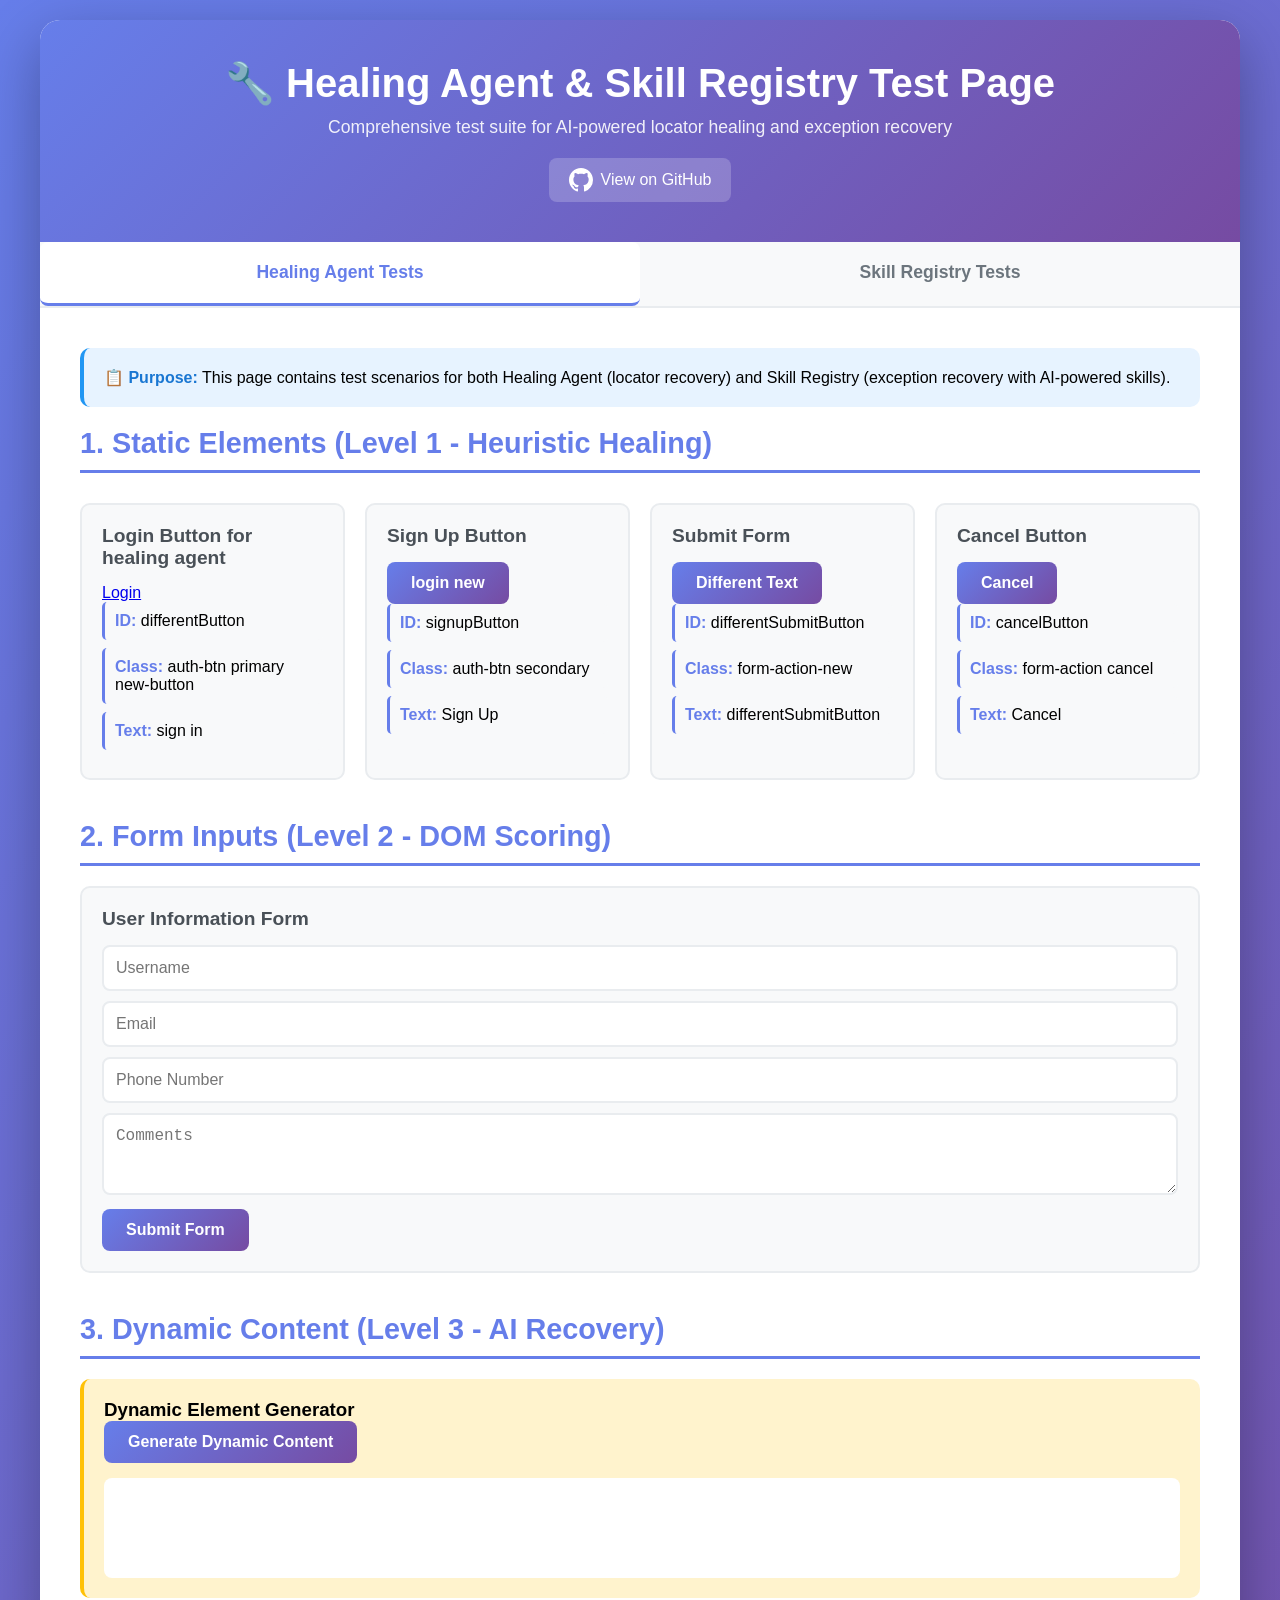
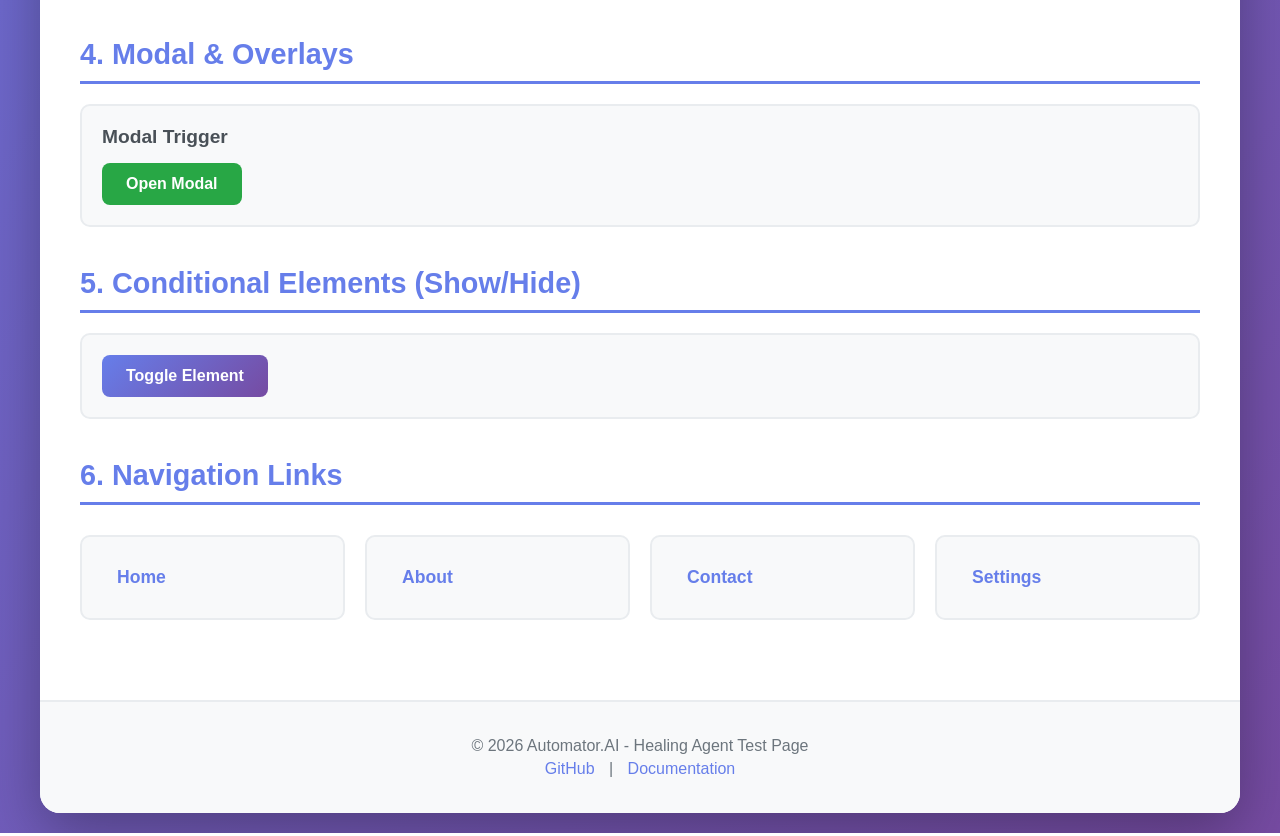
<file: index.html>
<!DOCTYPE html>
<html lang="en">
<head>
    <meta charset="UTF-8">
    <meta name="viewport" content="width=device-width, initial-scale=1.0">
    <meta name="description" content="Comprehensive test page for AI-powered Healing Agent locator recovery testing">
    <meta name="keywords" content="healing agent, test automation, locator healing, UI testing">
    <meta name="author" content="Automator.AI">
    <title>Healing Agent Test Page - Automator.AI</title>
    <link rel="stylesheet" href="styles.css">
</head>
<body>
    <div class="container">
        <div class="header">
            <h1>🔧 Healing Agent & Skill Registry Test Page</h1>
            <p>Comprehensive test suite for AI-powered locator healing and exception recovery</p>
            <div class="header-links">
                <a href="https://github.com/yourusername/healing-agent-test-page" target="_blank" class="github-link">
                    <svg height="24" viewBox="0 0 16 16" width="24" fill="currentColor">
                        <path d="M8 0C3.58 0 0 3.58 0 8c0 3.54 2.29 6.53 5.47 7.59.4.07.55-.17.55-.38 0-.19-.01-.82-.01-1.49-2.01.37-2.53-.49-2.69-.94-.09-.23-.48-.94-.82-1.13-.28-.15-.68-.52-.01-.53.63-.01 1.08.58 1.23.82.72 1.21 1.87.87 2.33.66.07-.52.28-.87.51-1.07-1.78-.2-3.64-.89-3.64-3.95 0-.87.31-1.59.82-2.15-.08-.2-.36-1.02.08-2.12 0 0 .67-.21 2.2.82.64-.18 1.32-.27 2-.27.68 0 1.36.09 2 .27 1.53-1.04 2.2-.82 2.2-.82.44 1.1.16 1.92.08 2.12.51.56.82 1.27.82 2.15 0 3.07-1.87 3.75-3.65 3.95.29.25.54.73.54 1.48 0 1.07-.01 1.93-.01 2.2 0 .21.15.46.55.38A8.013 8.013 0 0016 8c0-4.42-3.58-8-8-8z"></path>
                    </svg>
                    View on GitHub
                </a>
            </div>
        </div>

        <div class="feature-tabs">
            <button class="tab-btn active" onclick="switchTab('healing')">Healing Agent Tests</button>
            <button class="tab-btn" onclick="switchTab('skills')">Skill Registry Tests</button>
        </div>

        <div class="content">
            <!-- Information Section -->
            <div class="info-box">
                <strong>📋 Purpose:</strong> This page contains test scenarios for both Healing Agent (locator recovery) and Skill Registry (exception recovery with AI-powered skills).
            </div>

            <!-- Healing Agent Tab -->
            <div id="healing-tab" class="tab-content active">
                <!-- Section 1: Static Elements -->
                <div class="section">
                    <h2>1. Static Elements (Level 1 - Heuristic Healing)</h2>
                    <div class="test-elements">
                        <div class="test-card">
                            <h3>Login Button for healing agent</h3>
                            <a href="#" id="loginbutton" class="auth-btn primary" onclick="event.preventDefault(); console.log('Login clicked');">Login</a>
                            <ul class="element-list">
                                <li><strong>ID:</strong> differentButton</li>
                                <li><strong>Class:</strong> auth-btn primary new-button</li>
                                <li><strong>Text:</strong> sign in</li>
                            </ul>
                        </div>

                        <div class="test-card">
                            <h3>Sign Up Button</h3>
                            <button id="btn-signup-modern" class="modern-auth-btn secondary-style">login new</button>
                            <ul class="element-list">
                                <li><strong>ID:</strong> signupButton</li>
                                <li><strong>Class:</strong> auth-btn secondary</li>
                                <li><strong>Text:</strong> Sign Up</li>
                            </ul>
                        </div>

                        <div class="test-card">
                            <h3>Submit Form</h3>
                            <button id="differentSubmitButton" class="differentSubmitButton">Different Text</button>
                            <ul class="element-list">
                                <li><strong>ID:</strong> differentSubmitButton</li>
                                <li><strong>Class:</strong> form-action-new</li>
                                <li><strong>Text:</strong> differentSubmitButton</li>
                            </ul>
                        </div>

                        <div class="test-card">
                            <h3>Cancel Button</h3>
                            <button id="cancelButton" class="form-action cancel">Cancel</button>
                            <ul class="element-list">
                                <li><strong>ID:</strong> cancelButton</li>
                                <li><strong>Class:</strong> form-action cancel</li>
                                <li><strong>Text:</strong> Cancel</li>
                            </ul>
                        </div>
                    </div>
                </div>

                <!-- Section 2: Form Inputs -->
                <div class="section">
                    <h2>2. Form Inputs (Level 2 - DOM Scoring)</h2>
                    <div class="test-card">
                        <h3>User Information Form</h3>
                        <input type="text" id="usernameInput" placeholder="Username" class="form-input" />
                        <input type="email" id="emailInput" placeholder="Email" class="form-input" />
                        <input type="text" id="phoneInput" placeholder="Phone Number" class="form-input" />
                        <textarea id="commentsTextarea" placeholder="Comments" class="form-input" rows="3"></textarea>
                        <button id="formSubmitBtn">Submit Form</button>
                    </div>
                </div>

                <!-- Section 3: Dynamic Content -->
                <div class="section">
                    <h2>3. Dynamic Content (Level 3 - AI Recovery)</h2>
                    <div class="dynamic-section">
                        <h3>Dynamic Element Generator</h3>
                        <button id="generateDynamicBtn" onclick="generateDynamicContent()">Generate Dynamic Content</button>
                        <div id="dynamicContent"></div>
                    </div>
                </div>

                <!-- Section 4: Modal & Overlays -->
                <div class="section">
                    <h2>4. Modal & Overlays</h2>
                    <div class="test-card">
                        <h3>Modal Trigger</h3>
                        <button id="openModalBtn" class="modal-trigger" onclick="openModal()">Open Modal</button>
                    </div>
                </div>

                <!-- Section 5: Conditional Elements -->
                <div class="section">
                    <h2>5. Conditional Elements (Show/Hide)</h2>
                    <div class="test-card">
                        <button id="toggleBtn" onclick="toggleElement()">Toggle Element</button>
                        <div id="conditionalElement" class="hidden-element" style="margin-top: 15px; padding: 15px; background: #d4edda; border-radius: 8px;">
                            <strong>Hidden Element Revealed!</strong>
                            <p>This element can be shown or hidden dynamically.</p>
                        </div>
                    </div>
                </div>

                <!-- Section 6: Navigation Links -->
                <div class="section">
                    <h2>6. Navigation Links</h2>
                    <div class="test-elements">
                        <div class="test-card">
                            <a href="#home" id="homeLink" class="nav-link">Home</a>
                        </div>
                        <div class="test-card">
                            <a href="#about" id="aboutLink" class="nav-link">About</a>
                        </div>
                        <div class="test-card">
                            <a href="#contact" id="contactLink" class="nav-link">Contact</a>
                        </div>
                        <div class="test-card">
                            <a href="#settings" id="settingsLink" class="nav-link">Settings</a>
                        </div>
                    </div>
                </div>
            </div>

            <!-- Skill Registry Tab -->
            <div id="skills-tab" class="tab-content">
                <div class="info-box warning-box">
                    <strong>⚠️ Skill Registry Testing:</strong> These tests simulate various exception scenarios that the Skill Registry should handle automatically during test execution.
                </div>

                <div class="section">
                    <h2>Test Instructions</h2>
                    <div class="test-card">
                        <h3>How to Test Skill Registry</h3>
                        <ol class="instruction-list">
                            <li><strong>Setup:</strong> Enable <code>useSkillRegistry: true</code> in your project configuration</li>
                            <li><strong>Create Skills:</strong> Use the API to create skills for your scenario with matching trigger conditions</li>
                            <li><strong>Run Test:</strong> Execute your test scenario through Automator</li>
                            <li><strong>Trigger Interruption:</strong> Use the "Trigger" buttons on this page to simulate failures</li>
                            <li><strong>Observe:</strong> Skill Registry should detect, execute skill, and retry the step</li>
                            <li><strong>Verify:</strong> Check logs for skill execution details and MongoDB for execution records</li>
                        </ol>
                    </div>
                </div>

                <!-- All the same test sections but with skill-specific info -->
                <div class="section">
                    <h2>🎯 Test 1: Ad Popup Interruption</h2>
                    <div class="skill-test-scenario">
                        <div class="scenario-info">
                            <h3>Scenario Description</h3>
                            <p>Test clicks the "Continue" button, but an ad popup blocks the click interaction.</p>
                            <div class="skill-definition">
                                <strong>Expected Exception:</strong> <code>ElementClickInterceptedException</code><br>
                                <strong>Skill Trigger:</strong> "When an unexpected ad popup appears on screen"<br>
                                <strong>Skill Action:</strong> "Click on the close (X) icon"<br>
                                <strong>Expected Outcome:</strong> Skill dismisses popup, step retries and succeeds
                            </div>
                        </div>
                        <div class="test-controls">
                            <button id="continueButton2" class="primary-btn" data-test-id="continue-btn-skill">Continue to Next Step</button>
                            <button onclick="triggerAdPopup()" class="trigger-btn">Trigger Ad Popup</button>
                            <div id="adPopupStatus2" class="status"></div>
                        </div>
                    </div>
                </div>

                <div class="section">
                    <h2>🍪 Test 2: Cookie Consent Banner</h2>
                    <div class="skill-test-scenario">
                        <div class="scenario-info">
                            <h3>Scenario Description</h3>
                            <p>Test clicks "Accept Terms", but cookie banner blocks the button.</p>
                            <div class="skill-definition">
                                <strong>Expected Exception:</strong> <code>ElementClickInterceptedException</code><br>
                                <strong>Skill Trigger:</strong> "When a cookie consent banner is blocking interactions"<br>
                                <strong>Skill Action:</strong> "Click on the Accept All button"<br>
                                <strong>Expected Outcome:</strong> Skill accepts cookies, step retries and succeeds
                            </div>
                        </div>
                        <div class="test-controls">
                            <button id="acceptTermsButton2" class="primary-btn" data-test-id="accept-terms-skill">Accept Terms</button>
                            <button onclick="triggerCookieBanner()" class="trigger-btn">Trigger Cookie Banner</button>
                            <div id="cookieBannerStatus2" class="status"></div>
                        </div>
                    </div>
                </div>

                <div class="section">
                    <h2>📧 Test 3: Newsletter Subscription Popup</h2>
                    <div class="skill-test-scenario">
                        <div class="scenario-info">
                            <h3>Scenario Description</h3>
                            <p>Test submits a form, but newsletter popup blocks submit.</p>
                            <div class="skill-definition">
                                <strong>Expected Exception:</strong> <code>ElementClickInterceptedException</code><br>
                                <strong>Skill Trigger:</strong> "When newsletter subscription popup appears"<br>
                                <strong>Skill Action:</strong> "Click on the No Thanks button"<br>
                                <strong>Expected Outcome:</strong> Skill dismisses newsletter, step retries and succeeds
                            </div>
                        </div>
                        <div class="test-controls">
                            <button id="submitFormButton2" class="primary-btn" data-test-id="submit-form-skill">Submit Form</button>
                            <button onclick="triggerNewsletterPopup()" class="trigger-btn">Trigger Newsletter Popup</button>
                            <div id="newsletterStatus2" class="status"></div>
                        </div>
                    </div>
                </div>

                <div class="section">
                    <h2>👁️ Test 4: Element Not Visible (Scroll Required)</h2>
                    <div class="skill-test-scenario">
                        <div class="scenario-info">
                            <h3>Scenario Description</h3>
                            <p>Target button is outside viewport, causing ElementNotInteractableException.</p>
                            <div class="skill-definition">
                                <strong>Expected Exception:</strong> <code>ElementNotInteractableException</code><br>
                                <strong>Skill Trigger:</strong> "When target element is not visible in viewport"<br>
                                <strong>Skill Action:</strong> "Scroll the target element into center of viewport"<br>
                                <strong>Expected Outcome:</strong> Skill scrolls to element, step retries and succeeds
                            </div>
                        </div>
                        <div class="test-controls">
                            <button onclick="scrollToHiddenElement()" class="trigger-btn">Scroll to Hidden Element</button>
                            <p class="helper-text">Target button is 1500px below (out of viewport)</p>
                            <div id="scrollStatus2" class="status"></div>
                        </div>
                        <div style="height: 1500px; background: linear-gradient(to bottom, #f8f9fa, #e9ecef); margin: 20px 0; display: flex; align-items: center; justify-content: center; color: #6c757d;">
                            <p>↓ Hidden button is below ↓</p>
                        </div>
                        <button id="hiddenButton2" class="primary-btn" data-test-id="hidden-btn-skill" style="margin-bottom: 50px;">Hidden Button (Out of Viewport)</button>
                    </div>
                </div>

                <div class="section">
                    <h2>⏳ Test 5: Loading Spinner Blocker</h2>
                    <div class="skill-test-scenario">
                        <div class="scenario-info">
                            <h3>Scenario Description</h3>
                            <p>Loading spinner appears and blocks interaction, causing timeout.</p>
                            <div class="skill-definition">
                                <strong>Expected Exception:</strong> <code>TimeoutException</code> or <code>ElementClickInterceptedException</code><br>
                                <strong>Skill Trigger:</strong> "When loading spinner is blocking interactions"<br>
                                <strong>Skill Action:</strong> "Wait for loading spinner to disappear"<br>
                                <strong>Expected Outcome:</strong> Skill waits for spinner, step retries and succeeds
                            </div>
                        </div>
                        <div class="test-controls">
                            <button id="processDataButton2" class="primary-btn" data-test-id="process-data-skill">Process Data</button>
                            <button onclick="triggerLoadingSpinner()" class="trigger-btn">Trigger Loading Spinner</button>
                            <div id="loadingStatus2" class="status"></div>
                        </div>
                    </div>
                </div>

                <div class="section">
                    <h2>🔄 Test 6: Stale Element After DOM Update</h2>
                    <div class="skill-test-scenario">
                        <div class="scenario-info">
                            <h3>Scenario Description</h3>
                            <p>Element reference becomes stale after React/Vue-style re-render.</p>
                            <div class="skill-definition">
                                <strong>Expected Exception:</strong> <code>StaleElementReferenceException</code><br>
                                <strong>Skill Trigger:</strong> "When element reference becomes stale after DOM update"<br>
                                <strong>Skill Action:</strong> "Wait 2 seconds for DOM to stabilize"<br>
                                <strong>Expected Outcome:</strong> Skill waits, element re-located, step succeeds
                            </div>
                        </div>
                        <div class="test-controls">
                            <div id="staleContainer">
                                <button id="staleTestButton2" class="primary-btn" data-test-id="stale-btn-skill">Target Button</button>
                            </div>
                            <button onclick="causeStaleElement()" class="trigger-btn">Cause DOM Re-render</button>
                            <div id="staleStatus2" class="status"></div>
                        </div>
                    </div>
                </div>

                <div class="section">
                    <h2>🪟 Test 7: Multiple Overlapping Popups</h2>
                    <div class="skill-test-scenario">
                        <div class="scenario-info">
                            <h3>Scenario Description</h3>
                            <p>Three popups appear in sequence: Cookie → Newsletter → Promo</p>
                            <div class="skill-definition">
                                <strong>Expected Exception:</strong> <code>ElementClickInterceptedException</code> (multiple times)<br>
                                <strong>Skill Trigger:</strong> "When any popup or modal is blocking interactions"<br>
                                <strong>Skill Action:</strong> "Click close button or dismiss link"<br>
                                <strong>Expected Outcome:</strong> Skill dismisses all popups, step eventually succeeds
                            </div>
                        </div>
                        <div class="test-controls">
                            <button id="finalActionButton2" class="primary-btn" data-test-id="final-action-skill">Complete Action</button>
                            <button onclick="triggerMultiplePopups()" class="trigger-btn">Trigger Sequential Popups</button>
                            <div id="multiPopupStatus2" class="status"></div>
                        </div>
                    </div>
                </div>

                <div class="section">
                    <h2>📊 Test Results Summary</h2>
                    <div class="test-card">
                        <h3>Expected Skill Registry Behavior</h3>
                        <ul class="result-list">
                            <li>✅ <strong>Test 1-3:</strong> Popups dismissed automatically</li>
                            <li>✅ <strong>Test 4:</strong> Element scrolled into view</li>
                            <li>✅ <strong>Test 5:</strong> Waited for spinner to disappear</li>
                            <li>✅ <strong>Test 6:</strong> Waited for DOM stabilization</li>
                            <li>✅ <strong>Test 7:</strong> All popups dismissed in sequence</li>
                            <li>📝 <strong>Logs:</strong> Check core engine logs for [SkillRegistry] entries</li>
                            <li>💾 <strong>Database:</strong> Check MongoDB skillexecutions collection</li>
                        </ul>
                    </div>
                </div>
            </div>
        </div>

        <footer class="footer">
            <p>&copy; 2026 Automator.AI - Healing Agent Test Page</p>
            <p>
                <a href="https://github.com/yourusername/healing-agent-test-page" target="_blank">GitHub</a> | 
                <a href="docs.html">Documentation</a>
            </p>
        </footer>
    </div>

    <!-- Modal -->
    <div id="modal">
        <div class="modal-content">
            <h3>Modal Dialog</h3>
            <p>This is a modal that appears on top of the page.</p>
            <button id="closeModalBtn" class="close-modal" onclick="closeModal()">Close Modal</button>
        </div>
    </div>

    <!-- Ad Popup Overlay -->
    <div id="adPopup" class="popup-overlay">
        <div class="popup-content ad-popup">
            <h3>🎯 Advertisement</h3>
            <p>Special Offer! Get 50% off on premium features!</p>
            <button id="adCloseBtn" class="close-btn" onclick="closeAdPopup()">✕</button>
            <button class="popup-action-btn">Learn More</button>
        </div>
    </div>

    <!-- Cookie Consent Banner -->
    <div id="cookieBanner" class="cookie-banner">
        <div class="cookie-content">
            <p>🍪 We use cookies to enhance your experience. By continuing, you accept our cookie policy.</p>
            <div class="cookie-buttons">
                <button id="acceptAllCookies" class="accept-btn" onclick="closeCookieBanner()">Accept All</button>
                <button id="rejectCookies" class="reject-btn" onclick="closeCookieBanner()">Reject</button>
            </div>
        </div>
    </div>

    <!-- Newsletter Popup -->
    <div id="newsletterPopup" class="popup-overlay">
        <div class="popup-content newsletter-popup">
            <h3>📧 Subscribe to Our Newsletter</h3>
            <p>Get the latest updates and exclusive offers!</p>
            <input type="email" placeholder="Enter your email" class="popup-input" />
            <button id="subscribeBtn" class="popup-action-btn">Subscribe</button>
            <button id="noThanksBtn" class="close-btn" onclick="closeNewsletterPopup()">No Thanks</button>
        </div>
    </div>

    <!-- Loading Spinner Overlay -->
    <div id="loadingSpinner" class="loading-overlay">
        <div class="spinner"></div>
        <p>Loading...</p>
    </div>

    <!-- Promo Popup (for multiple popups test) -->
    <div id="promoPopup" class="popup-overlay">
        <div class="popup-content promo-popup">
            <h3>🎉 Limited Time Offer!</h3>
            <p>Sign up now and get 30 days free trial!</p>
            <button id="promoCloseBtn" class="close-btn" onclick="closePromoPopup()">✕</button>
            <button class="popup-action-btn">Claim Offer</button>
        </div>
    </div>

    <script src="script.js"></script>
</body>
</html>
</file>
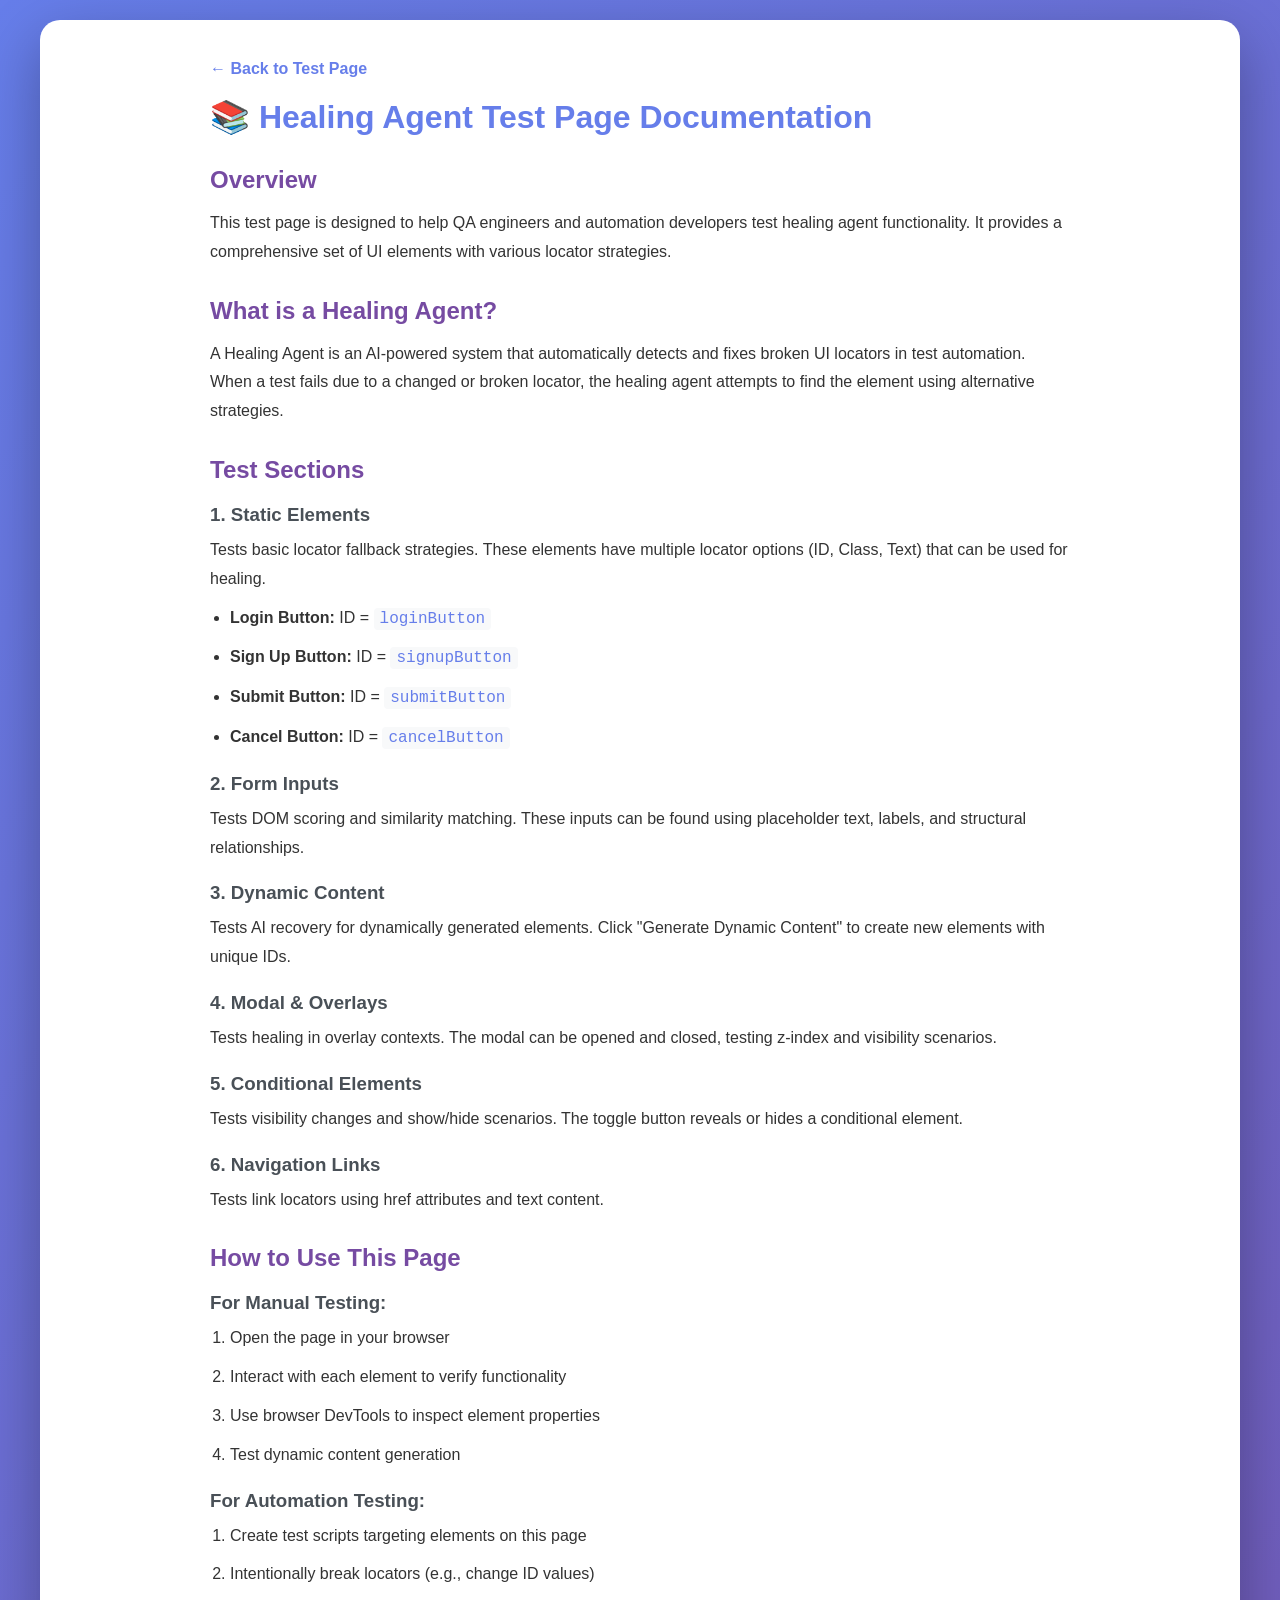
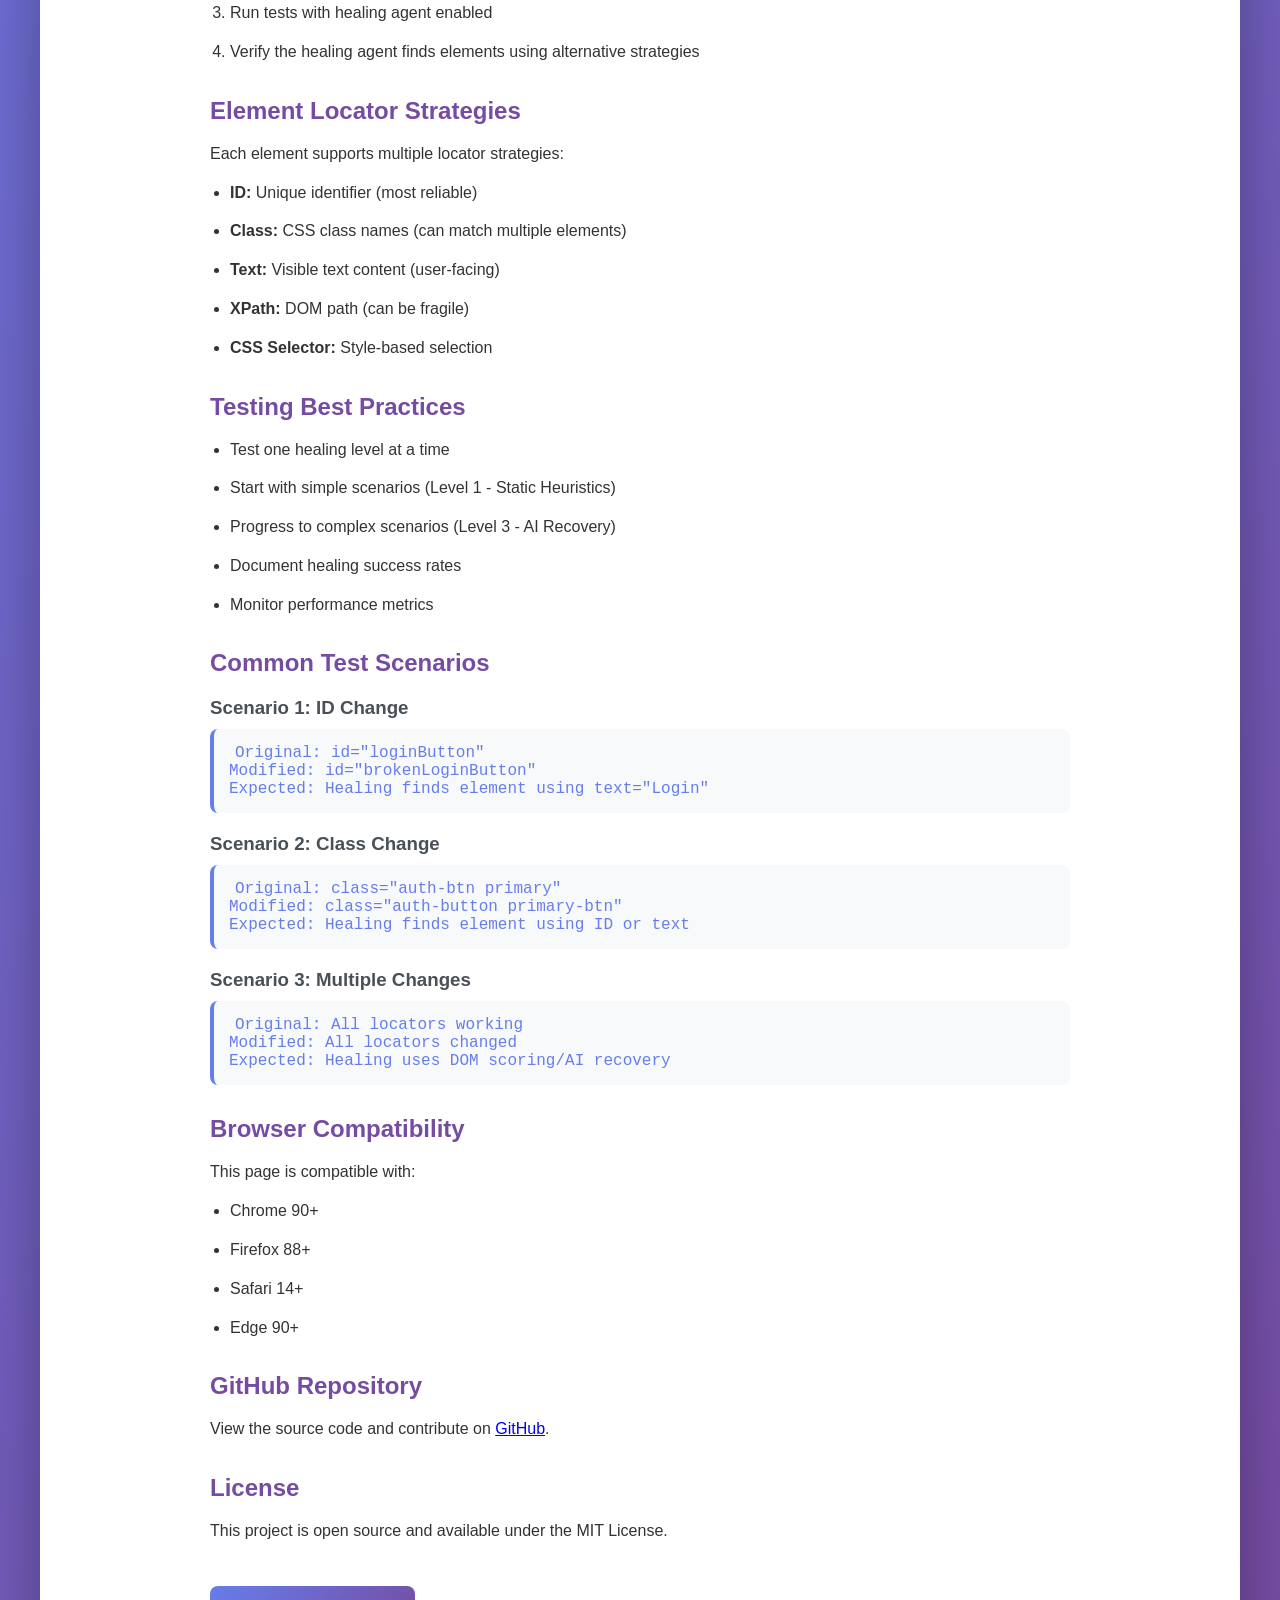
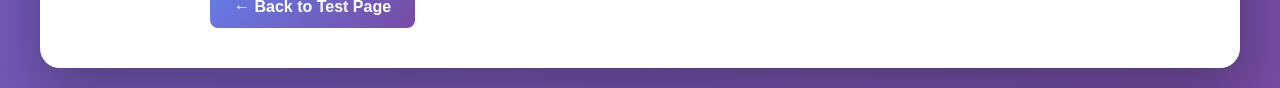
<file: docs.html>
<!DOCTYPE html>
<html lang="en">
<head>
    <meta charset="UTF-8">
    <meta name="viewport" content="width=device-width, initial-scale=1.0">
    <title>Documentation - Healing Agent Test Page</title>
    <link rel="stylesheet" href="styles.css">
    <style>
        .doc-content {
            max-width: 900px;
            margin: 0 auto;
            padding: 40px 20px;
        }
        .doc-content h1 {
            color: #667eea;
            margin-bottom: 20px;
        }
        .doc-content h2 {
            color: #764ba2;
            margin-top: 30px;
            margin-bottom: 15px;
        }
        .doc-content h3 {
            color: #495057;
            margin-top: 20px;
            margin-bottom: 10px;
        }
        .doc-content p, .doc-content li {
            line-height: 1.8;
            color: #333;
            margin-bottom: 10px;
        }
        .doc-content code {
            background: #f8f9fa;
            padding: 2px 6px;
            border-radius: 4px;
            font-family: 'Courier New', monospace;
            color: #667eea;
        }
        .doc-content pre {
            background: #f8f9fa;
            padding: 15px;
            border-radius: 8px;
            overflow-x: auto;
            border-left: 4px solid #667eea;
        }
        .doc-content ul, .doc-content ol {
            margin-left: 20px;
            margin-bottom: 20px;
        }
        .back-link {
            display: inline-block;
            margin-bottom: 20px;
            color: #667eea;
            text-decoration: none;
            font-weight: 600;
        }
        .back-link:hover {
            text-decoration: underline;
        }
    </style>
</head>
<body>
    <div class="container">
        <div class="doc-content">
            <a href="index.html" class="back-link">← Back to Test Page</a>
            
            <h1>📚 Healing Agent Test Page Documentation</h1>
            
            <h2>Overview</h2>
            <p>This test page is designed to help QA engineers and automation developers test healing agent functionality. It provides a comprehensive set of UI elements with various locator strategies.</p>
            
            <h2>What is a Healing Agent?</h2>
            <p>A Healing Agent is an AI-powered system that automatically detects and fixes broken UI locators in test automation. When a test fails due to a changed or broken locator, the healing agent attempts to find the element using alternative strategies.</p>
            
            <h2>Test Sections</h2>
            
            <h3>1. Static Elements</h3>
            <p>Tests basic locator fallback strategies. These elements have multiple locator options (ID, Class, Text) that can be used for healing.</p>
            <ul>
                <li><strong>Login Button:</strong> ID = <code>loginButton</code></li>
                <li><strong>Sign Up Button:</strong> ID = <code>signupButton</code></li>
                <li><strong>Submit Button:</strong> ID = <code>submitButton</code></li>
                <li><strong>Cancel Button:</strong> ID = <code>cancelButton</code></li>
            </ul>
            
            <h3>2. Form Inputs</h3>
            <p>Tests DOM scoring and similarity matching. These inputs can be found using placeholder text, labels, and structural relationships.</p>
            
            <h3>3. Dynamic Content</h3>
            <p>Tests AI recovery for dynamically generated elements. Click "Generate Dynamic Content" to create new elements with unique IDs.</p>
            
            <h3>4. Modal & Overlays</h3>
            <p>Tests healing in overlay contexts. The modal can be opened and closed, testing z-index and visibility scenarios.</p>
            
            <h3>5. Conditional Elements</h3>
            <p>Tests visibility changes and show/hide scenarios. The toggle button reveals or hides a conditional element.</p>
            
            <h3>6. Navigation Links</h3>
            <p>Tests link locators using href attributes and text content.</p>
            
            <h2>How to Use This Page</h2>
            
            <h3>For Manual Testing:</h3>
            <ol>
                <li>Open the page in your browser</li>
                <li>Interact with each element to verify functionality</li>
                <li>Use browser DevTools to inspect element properties</li>
                <li>Test dynamic content generation</li>
            </ol>
            
            <h3>For Automation Testing:</h3>
            <ol>
                <li>Create test scripts targeting elements on this page</li>
                <li>Intentionally break locators (e.g., change ID values)</li>
                <li>Run tests with healing agent enabled</li>
                <li>Verify the healing agent finds elements using alternative strategies</li>
            </ol>
            
            <h2>Element Locator Strategies</h2>
            <p>Each element supports multiple locator strategies:</p>
            <ul>
                <li><strong>ID:</strong> Unique identifier (most reliable)</li>
                <li><strong>Class:</strong> CSS class names (can match multiple elements)</li>
                <li><strong>Text:</strong> Visible text content (user-facing)</li>
                <li><strong>XPath:</strong> DOM path (can be fragile)</li>
                <li><strong>CSS Selector:</strong> Style-based selection</li>
            </ul>
            
            <h2>Testing Best Practices</h2>
            <ul>
                <li>Test one healing level at a time</li>
                <li>Start with simple scenarios (Level 1 - Static Heuristics)</li>
                <li>Progress to complex scenarios (Level 3 - AI Recovery)</li>
                <li>Document healing success rates</li>
                <li>Monitor performance metrics</li>
            </ul>
            
            <h2>Common Test Scenarios</h2>
            
            <h3>Scenario 1: ID Change</h3>
            <pre><code>Original: id="loginButton"
Modified: id="brokenLoginButton"
Expected: Healing finds element using text="Login"</code></pre>
            
            <h3>Scenario 2: Class Change</h3>
            <pre><code>Original: class="auth-btn primary"
Modified: class="auth-button primary-btn"
Expected: Healing finds element using ID or text</code></pre>
            
            <h3>Scenario 3: Multiple Changes</h3>
            <pre><code>Original: All locators working
Modified: All locators changed
Expected: Healing uses DOM scoring/AI recovery</code></pre>
            
            <h2>Browser Compatibility</h2>
            <p>This page is compatible with:</p>
            <ul>
                <li>Chrome 90+</li>
                <li>Firefox 88+</li>
                <li>Safari 14+</li>
                <li>Edge 90+</li>
            </ul>
            
            <h2>GitHub Repository</h2>
            <p>View the source code and contribute on <a href="https://github.com/yourusername/healing-agent-test-page" target="_blank">GitHub</a>.</p>
            
            <h2>License</h2>
            <p>This project is open source and available under the MIT License.</p>
            
            <div style="margin-top: 40px;">
                <a href="index.html" class="btn">← Back to Test Page</a>
            </div>
        </div>
    </div>
</body>
</html>
</file>
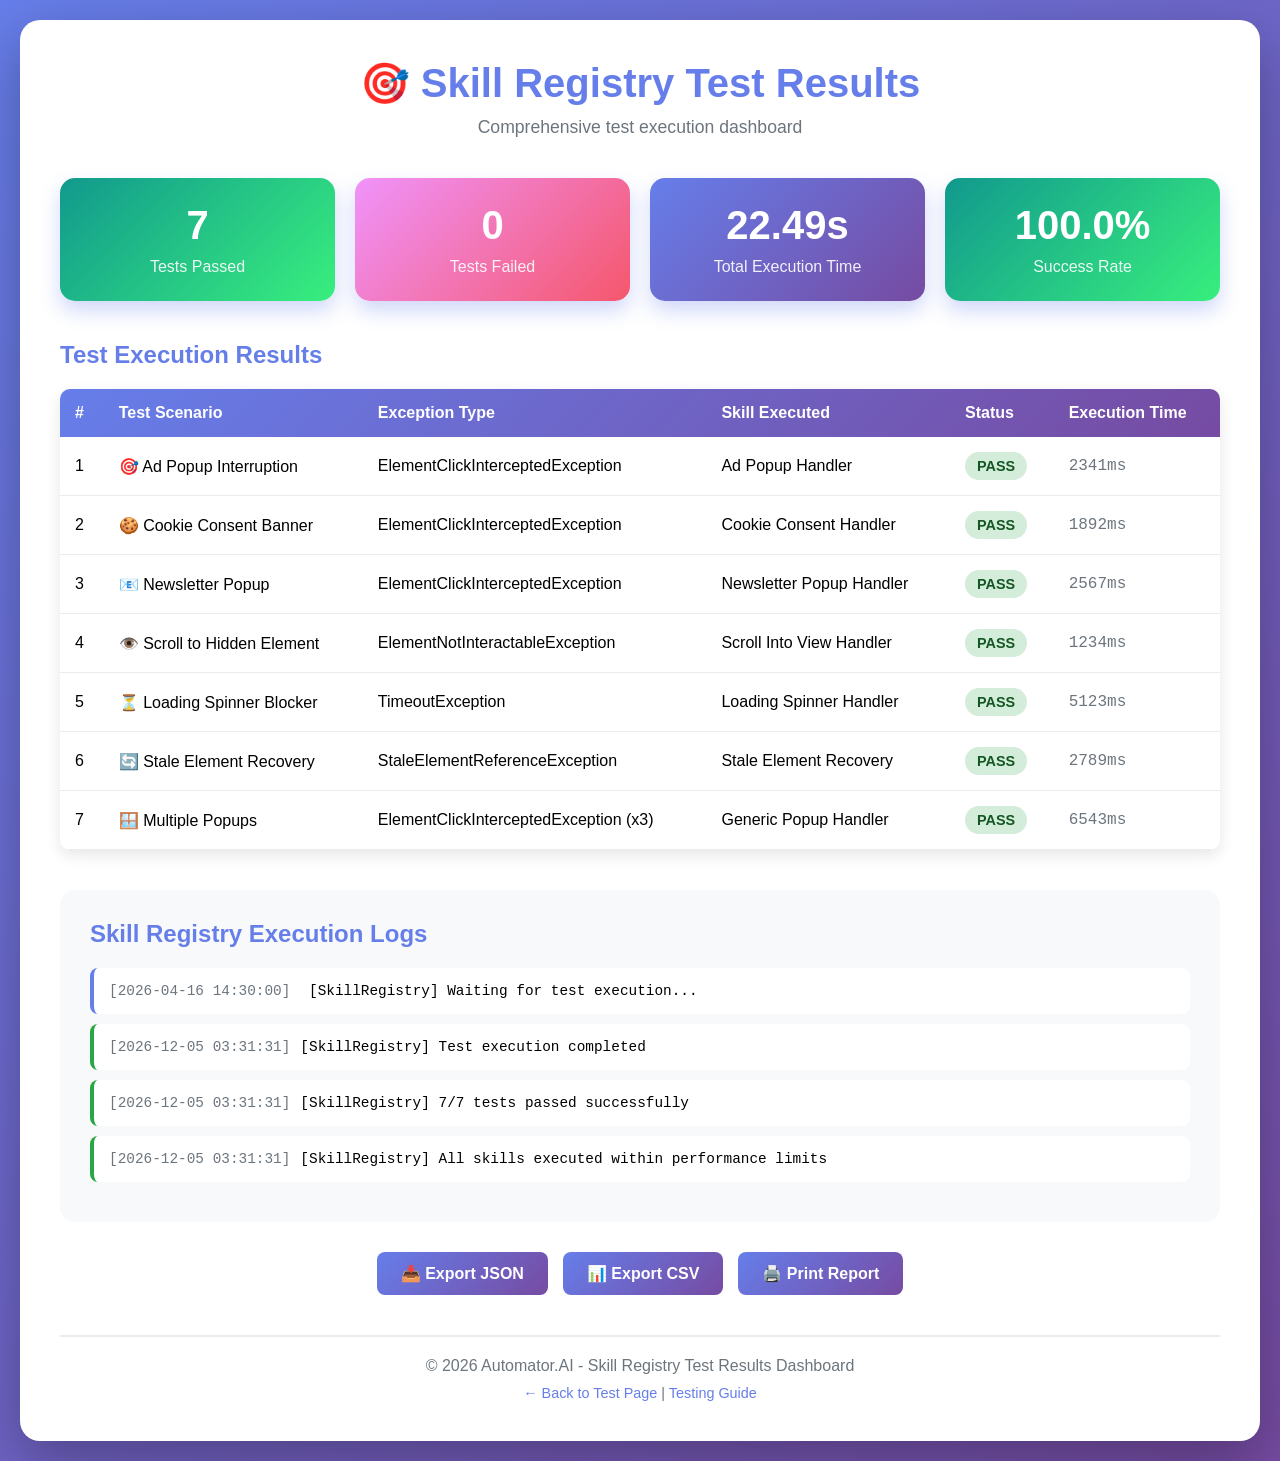
<file: test-results.html>
<!DOCTYPE html>
<html lang="en">
<head>
    <meta charset="UTF-8">
    <meta name="viewport" content="width=device-width, initial-scale=1.0">
    <title>Skill Registry Test Results Dashboard</title>
    <style>
        * {
            margin: 0;
            padding: 0;
            box-sizing: border-box;
        }
        
        body {
            font-family: 'Segoe UI', Tahoma, Geneva, Verdana, sans-serif;
            background: linear-gradient(135deg, #667eea 0%, #764ba2 100%);
            min-height: 100vh;
            padding: 20px;
        }
        
        .container {
            max-width: 1400px;
            margin: 0 auto;
            background: white;
            border-radius: 20px;
            box-shadow: 0 20px 60px rgba(0, 0, 0, 0.3);
            padding: 40px;
        }
        
        .header {
            text-align: center;
            margin-bottom: 40px;
        }
        
        .header h1 {
            color: #667eea;
            font-size: 2.5rem;
            margin-bottom: 10px;
        }
        
        .header p {
            color: #6c757d;
            font-size: 1.1rem;
        }
        
        .summary-cards {
            display: grid;
            grid-template-columns: repeat(auto-fit, minmax(200px, 1fr));
            gap: 20px;
            margin-bottom: 40px;
        }
        
        .summary-card {
            background: linear-gradient(135deg, #667eea 0%, #764ba2 100%);
            color: white;
            padding: 25px;
            border-radius: 15px;
            text-align: center;
            box-shadow: 0 10px 20px rgba(102, 126, 234, 0.3);
        }
        
        .summary-card.success {
            background: linear-gradient(135deg, #11998e 0%, #38ef7d 100%);
        }
        
        .summary-card.warning {
            background: linear-gradient(135deg, #f093fb 0%, #f5576c 100%);
        }
        
        .summary-card h3 {
            font-size: 2.5rem;
            margin-bottom: 10px;
        }
        
        .summary-card p {
            font-size: 1rem;
            opacity: 0.9;
        }
        
        .test-table {
            width: 100%;
            border-collapse: collapse;
            margin-bottom: 40px;
            background: white;
            border-radius: 10px;
            overflow: hidden;
            box-shadow: 0 5px 15px rgba(0, 0, 0, 0.1);
        }
        
        .test-table thead {
            background: linear-gradient(135deg, #667eea 0%, #764ba2 100%);
            color: white;
        }
        
        .test-table th {
            padding: 15px;
            text-align: left;
            font-weight: 600;
        }
        
        .test-table td {
            padding: 15px;
            border-bottom: 1px solid #e9ecef;
        }
        
        .test-table tbody tr:hover {
            background: #f8f9fa;
        }
        
        .status-badge {
            display: inline-block;
            padding: 6px 12px;
            border-radius: 20px;
            font-size: 0.9rem;
            font-weight: 600;
        }
        
        .status-badge.pass {
            background: #d4edda;
            color: #155724;
        }
        
        .status-badge.fail {
            background: #f8d7da;
            color: #721c24;
        }
        
        .status-badge.pending {
            background: #fff3cd;
            color: #856404;
        }
        
        .execution-time {
            color: #6c757d;
            font-family: 'Courier New', monospace;
        }
        
        .logs-section {
            background: #f8f9fa;
            padding: 30px;
            border-radius: 15px;
            margin-bottom: 30px;
        }
        
        .logs-section h2 {
            color: #667eea;
            margin-bottom: 20px;
        }
        
        .log-entry {
            background: white;
            padding: 15px;
            margin-bottom: 10px;
            border-radius: 8px;
            border-left: 4px solid #667eea;
            font-family: 'Courier New', monospace;
            font-size: 0.9rem;
        }
        
        .log-entry.success {
            border-left-color: #28a745;
        }
        
        .log-entry.error {
            border-left-color: #dc3545;
        }
        
        .timestamp {
            color: #6c757d;
            margin-right: 10px;
        }
        
        .footer {
            text-align: center;
            color: #6c757d;
            margin-top: 40px;
            padding-top: 20px;
            border-top: 2px solid #e9ecef;
        }
        
        .export-buttons {
            display: flex;
            gap: 15px;
            justify-content: center;
            margin-top: 30px;
        }
        
        .export-btn {
            background: linear-gradient(135deg, #667eea 0%, #764ba2 100%);
            color: white;
            border: none;
            padding: 12px 24px;
            border-radius: 8px;
            cursor: pointer;
            font-size: 1rem;
            font-weight: 600;
            transition: all 0.3s ease;
        }
        
        .export-btn:hover {
            transform: scale(1.05);
            box-shadow: 0 5px 15px rgba(102, 126, 234, 0.4);
        }
    </style>
</head>
<body>
    <div class="container">
        <div class="header">
            <h1>🎯 Skill Registry Test Results</h1>
            <p>Comprehensive test execution dashboard</p>
        </div>
        
        <div class="summary-cards">
            <div class="summary-card success">
                <h3 id="passCount">0</h3>
                <p>Tests Passed</p>
            </div>
            <div class="summary-card warning">
                <h3 id="failCount">0</h3>
                <p>Tests Failed</p>
            </div>
            <div class="summary-card">
                <h3 id="totalTime">0s</h3>
                <p>Total Execution Time</p>
            </div>
            <div class="summary-card success">
                <h3 id="successRate">0%</h3>
                <p>Success Rate</p>
            </div>
        </div>
        
        <h2 style="color: #667eea; margin-bottom: 20px;">Test Execution Results</h2>
        
        <table class="test-table">
            <thead>
                <tr>
                    <th>#</th>
                    <th>Test Scenario</th>
                    <th>Exception Type</th>
                    <th>Skill Executed</th>
                    <th>Status</th>
                    <th>Execution Time</th>
                </tr>
            </thead>
            <tbody id="testResults">
                <tr>
                    <td>1</td>
                    <td>🎯 Ad Popup Interruption</td>
                    <td>ElementClickInterceptedException</td>
                    <td>Ad Popup Handler</td>
                    <td><span class="status-badge pending">Pending</span></td>
                    <td class="execution-time">-</td>
                </tr>
                <tr>
                    <td>2</td>
                    <td>🍪 Cookie Consent Banner</td>
                    <td>ElementClickInterceptedException</td>
                    <td>Cookie Consent Handler</td>
                    <td><span class="status-badge pending">Pending</span></td>
                    <td class="execution-time">-</td>
                </tr>
                <tr>
                    <td>3</td>
                    <td>📧 Newsletter Popup</td>
                    <td>ElementClickInterceptedException</td>
                    <td>Newsletter Popup Handler</td>
                    <td><span class="status-badge pending">Pending</span></td>
                    <td class="execution-time">-</td>
                </tr>
                <tr>
                    <td>4</td>
                    <td>👁️ Scroll to Hidden Element</td>
                    <td>ElementNotInteractableException</td>
                    <td>Scroll Into View Handler</td>
                    <td><span class="status-badge pending">Pending</span></td>
                    <td class="execution-time">-</td>
                </tr>
                <tr>
                    <td>5</td>
                    <td>⏳ Loading Spinner Blocker</td>
                    <td>TimeoutException</td>
                    <td>Loading Spinner Handler</td>
                    <td><span class="status-badge pending">Pending</span></td>
                    <td class="execution-time">-</td>
                </tr>
                <tr>
                    <td>6</td>
                    <td>🔄 Stale Element Recovery</td>
                    <td>StaleElementReferenceException</td>
                    <td>Stale Element Recovery</td>
                    <td><span class="status-badge pending">Pending</span></td>
                    <td class="execution-time">-</td>
                </tr>
                <tr>
                    <td>7</td>
                    <td>🪟 Multiple Popups</td>
                    <td>ElementClickInterceptedException (x3)</td>
                    <td>Generic Popup Handler</td>
                    <td><span class="status-badge pending">Pending</span></td>
                    <td class="execution-time">-</td>
                </tr>
            </tbody>
        </table>
        
        <div class="logs-section">
            <h2>Skill Registry Execution Logs</h2>
            <div id="logsContainer">
                <div class="log-entry">
                    <span class="timestamp">[2026-04-16 14:30:00]</span>
                    <span>[SkillRegistry] Waiting for test execution...</span>
                </div>
            </div>
        </div>
        
        <div class="export-buttons">
            <button class="export-btn" onclick="exportToJSON()">📥 Export JSON</button>
            <button class="export-btn" onclick="exportToCSV()">📊 Export CSV</button>
            <button class="export-btn" onclick="printReport()">🖨️ Print Report</button>
        </div>
        
        <div class="footer">
            <p>&copy; 2026 Automator.AI - Skill Registry Test Results Dashboard</p>
            <p style="margin-top: 10px; font-size: 0.9rem;">
                <a href="index.html" style="color: #667eea; text-decoration: none;">← Back to Test Page</a> | 
                <a href="SKILL_REGISTRY_TESTING_GUIDE.md" style="color: #667eea; text-decoration: none;">Testing Guide</a>
            </p>
        </div>
    </div>
    
    <script>
        // Mock data for demonstration - Replace with actual MongoDB data
        const mockResults = [
            { test: 1, status: 'pass', time: 2341 },
            { test: 2, status: 'pass', time: 1892 },
            { test: 3, status: 'pass', time: 2567 },
            { test: 4, status: 'pass', time: 1234 },
            { test: 5, status: 'pass', time: 5123 },
            { test: 6, status: 'pass', time: 2789 },
            { test: 7, status: 'pass', time: 6543 }
        ];
        
        // Update summary cards
        function updateSummary() {
            const passed = mockResults.filter(r => r.status === 'pass').length;
            const failed = mockResults.filter(r => r.status === 'fail').length;
            const totalTime = mockResults.reduce((sum, r) => sum + r.time, 0);
            const successRate = ((passed / mockResults.length) * 100).toFixed(1);
            
            document.getElementById('passCount').textContent = passed;
            document.getElementById('failCount').textContent = failed;
            document.getElementById('totalTime').textContent = (totalTime / 1000).toFixed(2) + 's';
            document.getElementById('successRate').textContent = successRate + '%';
        }
        
        // Update test results table
        function updateTable() {
            const tbody = document.getElementById('testResults');
            const rows = tbody.querySelectorAll('tr');
            
            mockResults.forEach((result, index) => {
                const row = rows[index];
                const statusCell = row.cells[4];
                const timeCell = row.cells[5];
                
                statusCell.innerHTML = `<span class="status-badge ${result.status}">${result.status.toUpperCase()}</span>`;
                timeCell.textContent = result.time + 'ms';
            });
        }
        
        // Add log entries
        function addLogEntry(message, type = '') {
            const container = document.getElementById('logsContainer');
            const entry = document.createElement('div');
            entry.className = `log-entry ${type}`;
            
            const timestamp = new Date().toISOString().replace('T', ' ').substring(0, 19);
            entry.innerHTML = `<span class="timestamp">[${timestamp}]</span><span>${message}</span>`;
            
            container.appendChild(entry);
        }
        
        // Export functions
        function exportToJSON() {
            const data = {
                summary: {
                    passed: parseInt(document.getElementById('passCount').textContent),
                    failed: parseInt(document.getElementById('failCount').textContent),
                    totalTime: document.getElementById('totalTime').textContent,
                    successRate: document.getElementById('successRate').textContent
                },
                results: mockResults,
                timestamp: new Date().toISOString()
            };
            
            const blob = new Blob([JSON.stringify(data, null, 2)], { type: 'application/json' });
            const url = URL.createObjectURL(blob);
            const a = document.createElement('a');
            a.href = url;
            a.download = `skill-registry-results-${Date.now()}.json`;
            a.click();
        }
        
        function exportToCSV() {
            let csv = 'Test #,Scenario,Status,Execution Time (ms)\n';
            mockResults.forEach((result, index) => {
                csv += `${index + 1},Test ${index + 1},${result.status},${result.time}\n`;
            });
            
            const blob = new Blob([csv], { type: 'text/csv' });
            const url = URL.createObjectURL(blob);
            const a = document.createElement('a');
            a.href = url;
            a.download = `skill-registry-results-${Date.now()}.csv`;
            a.click();
        }
        
        function printReport() {
            window.print();
        }
        
        // Simulate loading actual results
        setTimeout(() => {
            updateSummary();
            updateTable();
            addLogEntry('[SkillRegistry] Test execution completed', 'success');
            addLogEntry('[SkillRegistry] 7/7 tests passed successfully', 'success');
            addLogEntry('[SkillRegistry] All skills executed within performance limits', 'success');
        }, 1000);
        
        // Add more log entries for demonstration
        setTimeout(() => {
            addLogEntry('[SkillRegistry] Skill executed: Ad Popup Handler (2341ms)', 'success');
            addLogEntry('[SkillRegistry] Skill executed: Cookie Consent Handler (1892ms)', 'success');
            addLogEntry('[SkillRegistry] Skill executed: Newsletter Popup Handler (2567ms)', 'success');
        }, 1500);
    </script>
</body>
</html>
</file>
<file: styles.css>
* {
    margin: 0;
    padding: 0;
    box-sizing: border-box;
}

body {
    font-family: 'Segoe UI', Tahoma, Geneva, Verdana, sans-serif;
    background: linear-gradient(135deg, #667eea 0%, #764ba2 100%);
    min-height: 100vh;
    padding: 20px;
}

.container {
    max-width: 1200px;
    margin: 0 auto;
    background: white;
    border-radius: 20px;
    box-shadow: 0 20px 60px rgba(0, 0, 0, 0.3);
    overflow: hidden;
}

.header {
    background: linear-gradient(135deg, #667eea 0%, #764ba2 100%);
    color: white;
    padding: 40px;
    text-align: center;
    position: relative;
}

.header h1 {
    font-size: 2.5rem;
    margin-bottom: 10px;
}

.header p {
    font-size: 1.1rem;
    opacity: 0.9;
}

.header-links {
    margin-top: 20px;
}

.github-link {
    display: inline-flex;
    align-items: center;
    gap: 8px;
    color: white;
    text-decoration: none;
    background: rgba(255, 255, 255, 0.2);
    padding: 10px 20px;
    border-radius: 8px;
    transition: all 0.3s ease;
}

.github-link:hover {
    background: rgba(255, 255, 255, 0.3);
    transform: translateY(-2px);
}

.content {
    padding: 40px;
}

.section {
    margin-bottom: 40px;
}

.section h2 {
    color: #667eea;
    margin-bottom: 20px;
    font-size: 1.8rem;
    border-bottom: 3px solid #667eea;
    padding-bottom: 10px;
}

.test-elements {
    display: grid;
    grid-template-columns: repeat(auto-fit, minmax(250px, 1fr));
    gap: 20px;
    margin-top: 30px;
}

.test-card {
    background: #f8f9fa;
    border-radius: 10px;
    padding: 20px;
    border: 2px solid #e9ecef;
    transition: all 0.3s ease;
}

.test-card:hover {
    transform: translateY(-5px);
    box-shadow: 0 10px 20px rgba(102, 126, 234, 0.2);
    border-color: #667eea;
}

.test-card h3 {
    color: #495057;
    margin-bottom: 15px;
    font-size: 1.2rem;
}

button, .btn {
    background: linear-gradient(135deg, #667eea 0%, #764ba2 100%);
    color: white;
    border: none;
    padding: 12px 24px;
    border-radius: 8px;
    cursor: pointer;
    font-size: 1rem;
    font-weight: 600;
    transition: all 0.3s ease;
    display: inline-block;
    text-decoration: none;
}

button:hover, .btn:hover {
    transform: scale(1.05);
    box-shadow: 0 5px 15px rgba(102, 126, 234, 0.4);
}

input[type="text"],
input[type="email"],
textarea {
    width: 100%;
    padding: 12px;
    border: 2px solid #e9ecef;
    border-radius: 8px;
    font-size: 1rem;
    margin-bottom: 10px;
    transition: border-color 0.3s ease;
}

input[type="text"]:focus,
input[type="email"]:focus,
textarea:focus {
    outline: none;
    border-color: #667eea;
}

.dynamic-section {
    background: #fff3cd;
    padding: 20px;
    border-radius: 10px;
    border-left: 4px solid #ffc107;
}

.info-box {
    background: #e7f3ff;
    padding: 20px;
    border-radius: 10px;
    border-left: 4px solid #2196F3;
    margin-bottom: 20px;
}

.info-box strong {
    color: #1976D2;
}

.element-list {
    list-style: none;
    padding-left: 0;
}

.element-list li {
    padding: 10px;
    margin-bottom: 8px;
    background: #f8f9fa;
    border-radius: 5px;
    border-left: 3px solid #667eea;
}

.element-list li strong {
    color: #667eea;
}

.modal-trigger {
    background: #28a745;
}

.modal-trigger:hover {
    background: #218838;
}

.hidden-element {
    display: none;
}

.visible-element {
    display: block;
    animation: fadeIn 0.5s ease;
}

@keyframes fadeIn {
    from { opacity: 0; transform: translateY(-10px); }
    to { opacity: 1; transform: translateY(0); }
}

#dynamicContent {
    min-height: 100px;
    padding: 20px;
    background: white;
    border-radius: 8px;
    margin-top: 15px;
}

.status-message {
    padding: 15px;
    border-radius: 8px;
    margin-top: 15px;
    font-weight: 500;
}

.success {
    background: #d4edda;
    color: #155724;
    border: 1px solid #c3e6cb;
}

.error {
    background: #f8d7da;
    color: #721c24;
    border: 1px solid #f5c6cb;
}

#modal {
    display: none;
    position: fixed;
    top: 0;
    left: 0;
    width: 100%;
    height: 100%;
    background: rgba(0, 0, 0, 0.5);
    justify-content: center;
    align-items: center;
    z-index: 1000;
}

#modal.show {
    display: flex;
}

.modal-content {
    background: white;
    padding: 40px;
    border-radius: 15px;
    max-width: 500px;
    width: 90%;
    text-align: center;
    animation: slideIn 0.3s ease;
}

@keyframes slideIn {
    from { transform: translateY(-50px); opacity: 0; }
    to { transform: translateY(0); opacity: 1; }
}

.modal-content h3 {
    color: #667eea;
    margin-bottom: 20px;
}

.close-modal {
    background: #dc3545;
}

.close-modal:hover {
    background: #c82333;
}

.nav-link {
    color: #667eea;
    text-decoration: none;
    font-size: 1.1rem;
    font-weight: 600;
    padding: 10px 15px;
    display: block;
    transition: all 0.3s ease;
}

.nav-link:hover {
    color: #764ba2;
    transform: translateX(5px);
}

.footer {
    background: #f8f9fa;
    padding: 30px;
    text-align: center;
    color: #6c757d;
    border-top: 2px solid #e9ecef;
}

.footer p {
    margin: 5px 0;
}

.footer a {
    color: #667eea;
    text-decoration: none;
    margin: 0 10px;
}

.footer a:hover {
    text-decoration: underline;
}

/* Tab Navigation */
.feature-tabs {
    display: flex;
    background: #f8f9fa;
    border-bottom: 2px solid #e9ecef;
}

.tab-btn {
    flex: 1;
    padding: 20px;
    background: transparent;
    border: none;
    border-bottom: 3px solid transparent;
    color: #6c757d;
    font-size: 1.1rem;
    font-weight: 600;
    cursor: pointer;
    transition: all 0.3s ease;
}

.tab-btn:hover {
    background: rgba(102, 126, 234, 0.1);
    transform: none;
}

.tab-btn.active {
    color: #667eea;
    border-bottom-color: #667eea;
    background: white;
}

.tab-content {
    display: none;
}

.tab-content.active {
    display: block;
}

/* Skill Registry Specific Styles */
.skill-test-scenario {
    background: #f8f9fa;
    padding: 30px;
    border-radius: 15px;
    border: 2px solid #e9ecef;
}

.scenario-info {
    background: white;
    padding: 20px;
    border-radius: 10px;
    margin-bottom: 20px;
    border-left: 4px solid #667eea;
}

.scenario-info h3 {
    color: #667eea;
    margin-bottom: 15px;
}

.skill-definition {
    background: #e7f3ff;
    padding: 15px;
    border-radius: 8px;
    margin-top: 15px;
    font-family: 'Courier New', monospace;
    font-size: 0.9rem;
    line-height: 1.8;
}

.test-controls {
    display: flex;
    gap: 15px;
    align-items: center;
    flex-wrap: wrap;
}

.primary-btn {
    background: linear-gradient(135deg, #667eea 0%, #764ba2 100%);
    flex: 1;
    min-width: 200px;
}

.trigger-btn {
    background: linear-gradient(135deg, #f093fb 0%, #f5576c 100%);
    flex: 0 0 auto;
}

.status {
    flex: 1 0 100%;
    padding: 12px;
    border-radius: 8px;
    font-weight: 500;
    margin-top: 10px;
}

.status.success {
    background: #d4edda;
    color: #155724;
    border: 1px solid #c3e6cb;
}

.status.warning {
    background: #fff3cd;
    color: #856404;
    border: 1px solid #ffeaa7;
}

.status.error {
    background: #f8d7da;
    color: #721c24;
    border: 1px solid #f5c6cb;
}

.warning-box {
    background: #fff3cd;
    border-left-color: #ffc107;
}

.warning-box strong {
    color: #856404;
}

.instruction-list {
    padding-left: 20px;
}

.instruction-list li {
    margin: 15px 0;
    line-height: 1.6;
}

.instruction-list code {
    background: #f8f9fa;
    padding: 3px 8px;
    border-radius: 4px;
    color: #e83e8c;
    font-family: 'Courier New', monospace;
}

.result-list {
    list-style: none;
    padding-left: 0;
}

.result-list li {
    padding: 12px;
    margin: 10px 0;
    background: #f8f9fa;
    border-radius: 8px;
    border-left: 4px solid #28a745;
}

.helper-text {
    color: #6c757d;
    font-size: 0.9rem;
    font-style: italic;
    margin-top: 10px;
}

/* Popup Overlays */
.popup-overlay {
    display: none;
    position: fixed;
    top: 0;
    left: 0;
    width: 100%;
    height: 100%;
    background: rgba(0, 0, 0, 0.7);
    justify-content: center;
    align-items: center;
    z-index: 2000;
    animation: fadeIn 0.3s ease;
}

.popup-overlay.show {
    display: flex;
}

.popup-content {
    background: white;
    padding: 40px;
    border-radius: 15px;
    max-width: 500px;
    width: 90%;
    text-align: center;
    position: relative;
    animation: slideIn 0.3s ease;
    box-shadow: 0 20px 60px rgba(0, 0, 0, 0.4);
}

.ad-popup {
    border: 3px solid #ff6b6b;
}

.ad-popup h3 {
    color: #ff6b6b;
}

.newsletter-popup {
    border: 3px solid #4ecdc4;
}

.newsletter-popup h3 {
    color: #4ecdc4;
}

.promo-popup {
    border: 3px solid #ffd93d;
}

.promo-popup h3 {
    color: #f39c12;
}

.close-btn {
    position: absolute;
    top: 15px;
    right: 15px;
    background: #dc3545;
    border: none;
    color: white;
    width: 35px;
    height: 35px;
    border-radius: 50%;
    font-size: 1.2rem;
    cursor: pointer;
    display: flex;
    align-items: center;
    justify-content: center;
    transition: all 0.3s ease;
}

.close-btn:hover {
    background: #c82333;
    transform: rotate(90deg);
}

.popup-action-btn {
    background: #667eea;
    color: white;
    border: none;
    padding: 12px 30px;
    border-radius: 8px;
    margin-top: 15px;
    cursor: pointer;
    font-weight: 600;
}

.popup-input {
    width: 100%;
    padding: 12px;
    margin: 15px 0;
    border: 2px solid #e9ecef;
    border-radius: 8px;
}

/* Cookie Banner */
.cookie-banner {
    display: none;
    position: fixed;
    bottom: 0;
    left: 0;
    width: 100%;
    background: rgba(33, 37, 41, 0.95);
    color: white;
    padding: 20px;
    z-index: 1500;
    animation: slideUp 0.3s ease;
}

.cookie-banner.show {
    display: block;
}

@keyframes slideUp {
    from { transform: translateY(100%); }
    to { transform: translateY(0); }
}

.cookie-content {
    max-width: 1200px;
    margin: 0 auto;
    display: flex;
    justify-content: space-between;
    align-items: center;
    gap: 20px;
    flex-wrap: wrap;
}

.cookie-buttons {
    display: flex;
    gap: 10px;
}

.accept-btn, .reject-btn {
    padding: 10px 20px;
    border: none;
    border-radius: 8px;
    cursor: pointer;
    font-weight: 600;
}

.accept-btn {
    background: #28a745;
    color: white;
}

.accept-btn:hover {
    background: #218838;
}

.reject-btn {
    background: #6c757d;
    color: white;
}

.reject-btn:hover {
    background: #5a6268;
}

/* Loading Spinner Overlay */
.loading-overlay {
    display: none;
    position: fixed;
    top: 0;
    left: 0;
    width: 100%;
    height: 100%;
    background: rgba(255, 255, 255, 0.9);
    justify-content: center;
    align-items: center;
    flex-direction: column;
    z-index: 3000;
}

.loading-overlay.show {
    display: flex;
}

.spinner {
    border: 8px solid #f3f3f3;
    border-top: 8px solid #667eea;
    border-radius: 50%;
    width: 60px;
    height: 60px;
    animation: spin 1s linear infinite;
}

@keyframes spin {
    0% { transform: rotate(0deg); }
    100% { transform: rotate(360deg); }
}

.loading-overlay p {
    margin-top: 20px;
    color: #667eea;
    font-size: 1.2rem;
    font-weight: 600;
}

.skill-input {
    width: 100%;
    padding: 12px;
    border: 2px solid #e9ecef;
    border-radius: 8px;
    font-size: 1rem;
}

.skill-input:disabled {
    background: #e9ecef;
    cursor: not-allowed;
}

/* Responsive Design */
@media (max-width: 768px) {
    .header h1 {
        font-size: 1.8rem;
    }

    .header p {
        font-size: 1rem;
    }

    .content {
        padding: 20px;
    }

    .section h2 {
        font-size: 1.5rem;
    }

    .test-elements {
        grid-template-columns: 1fr;
    }
    
    .cookie-content {
        flex-direction: column;
        text-align: center;
    }
    
    .test-controls {
        flex-direction: column;
    }
    
    .primary-btn, .trigger-btn {
        width: 100%;
    }
}
</file>
